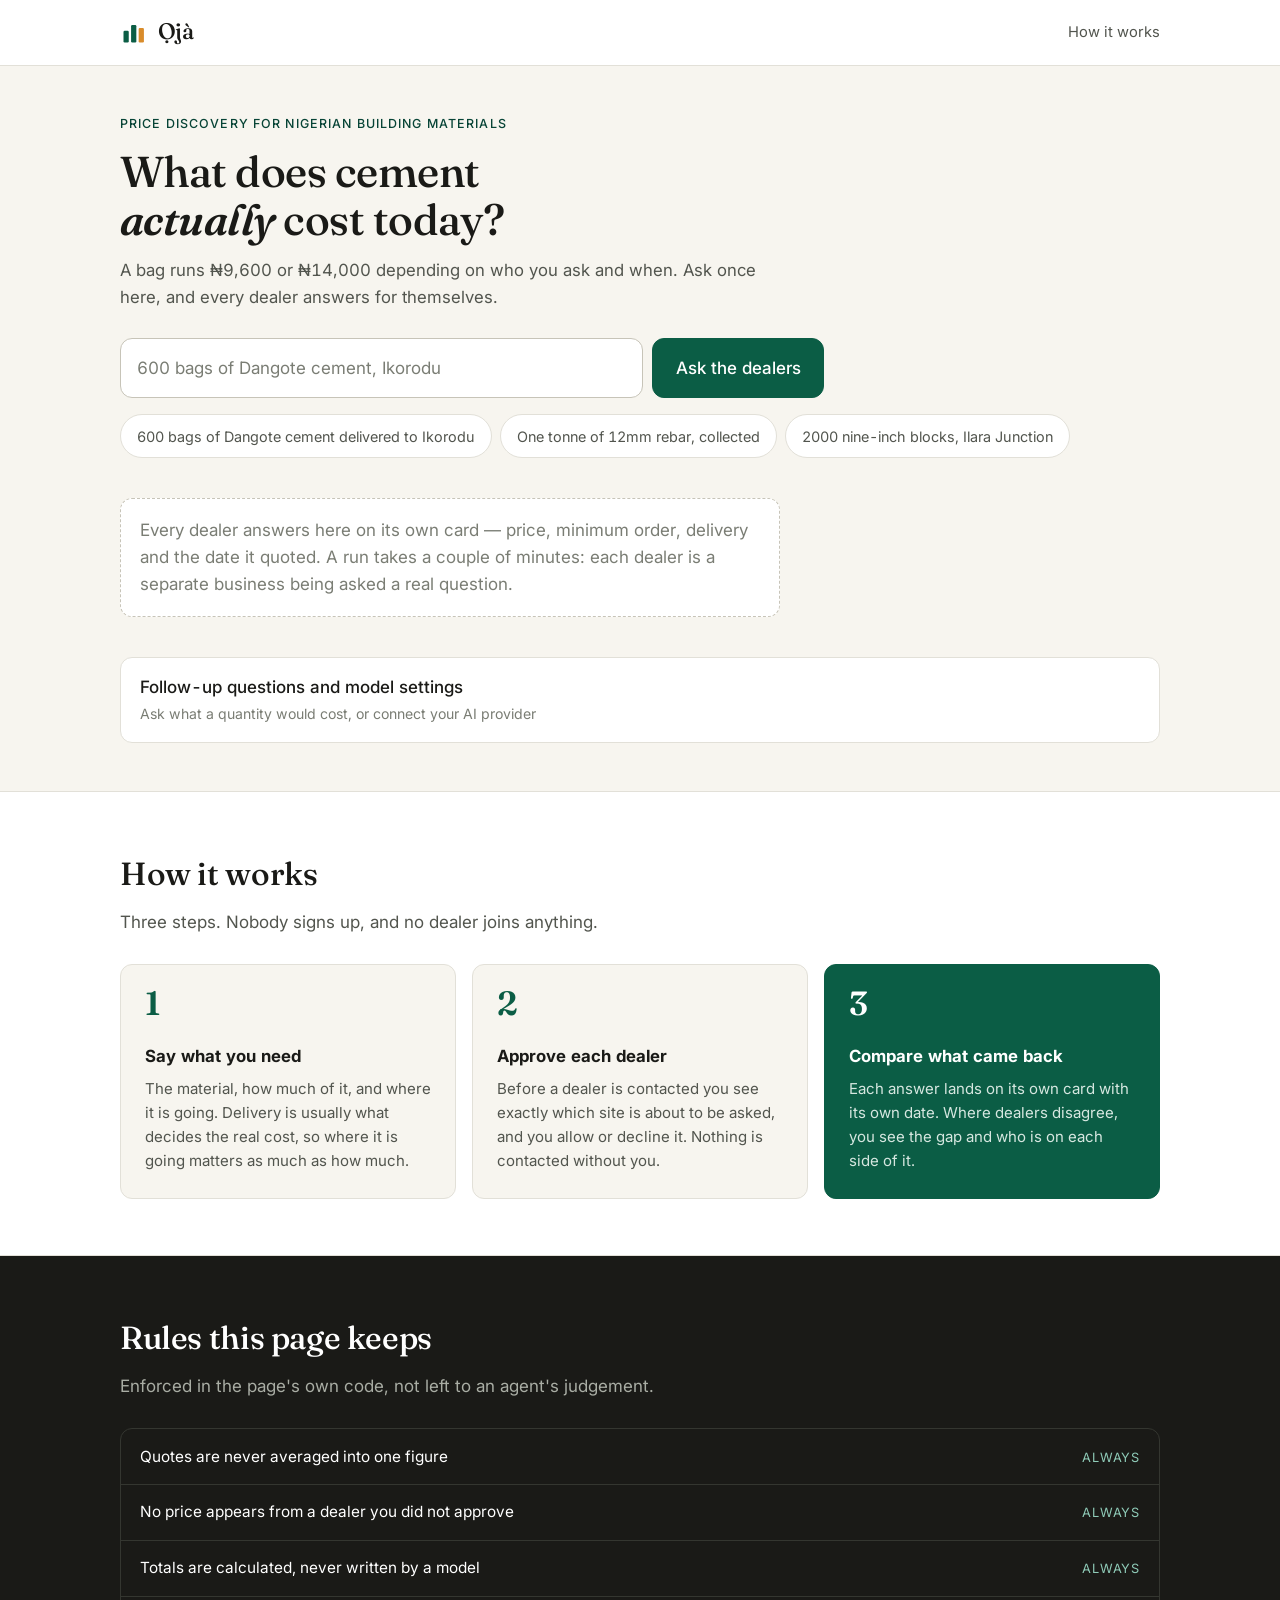
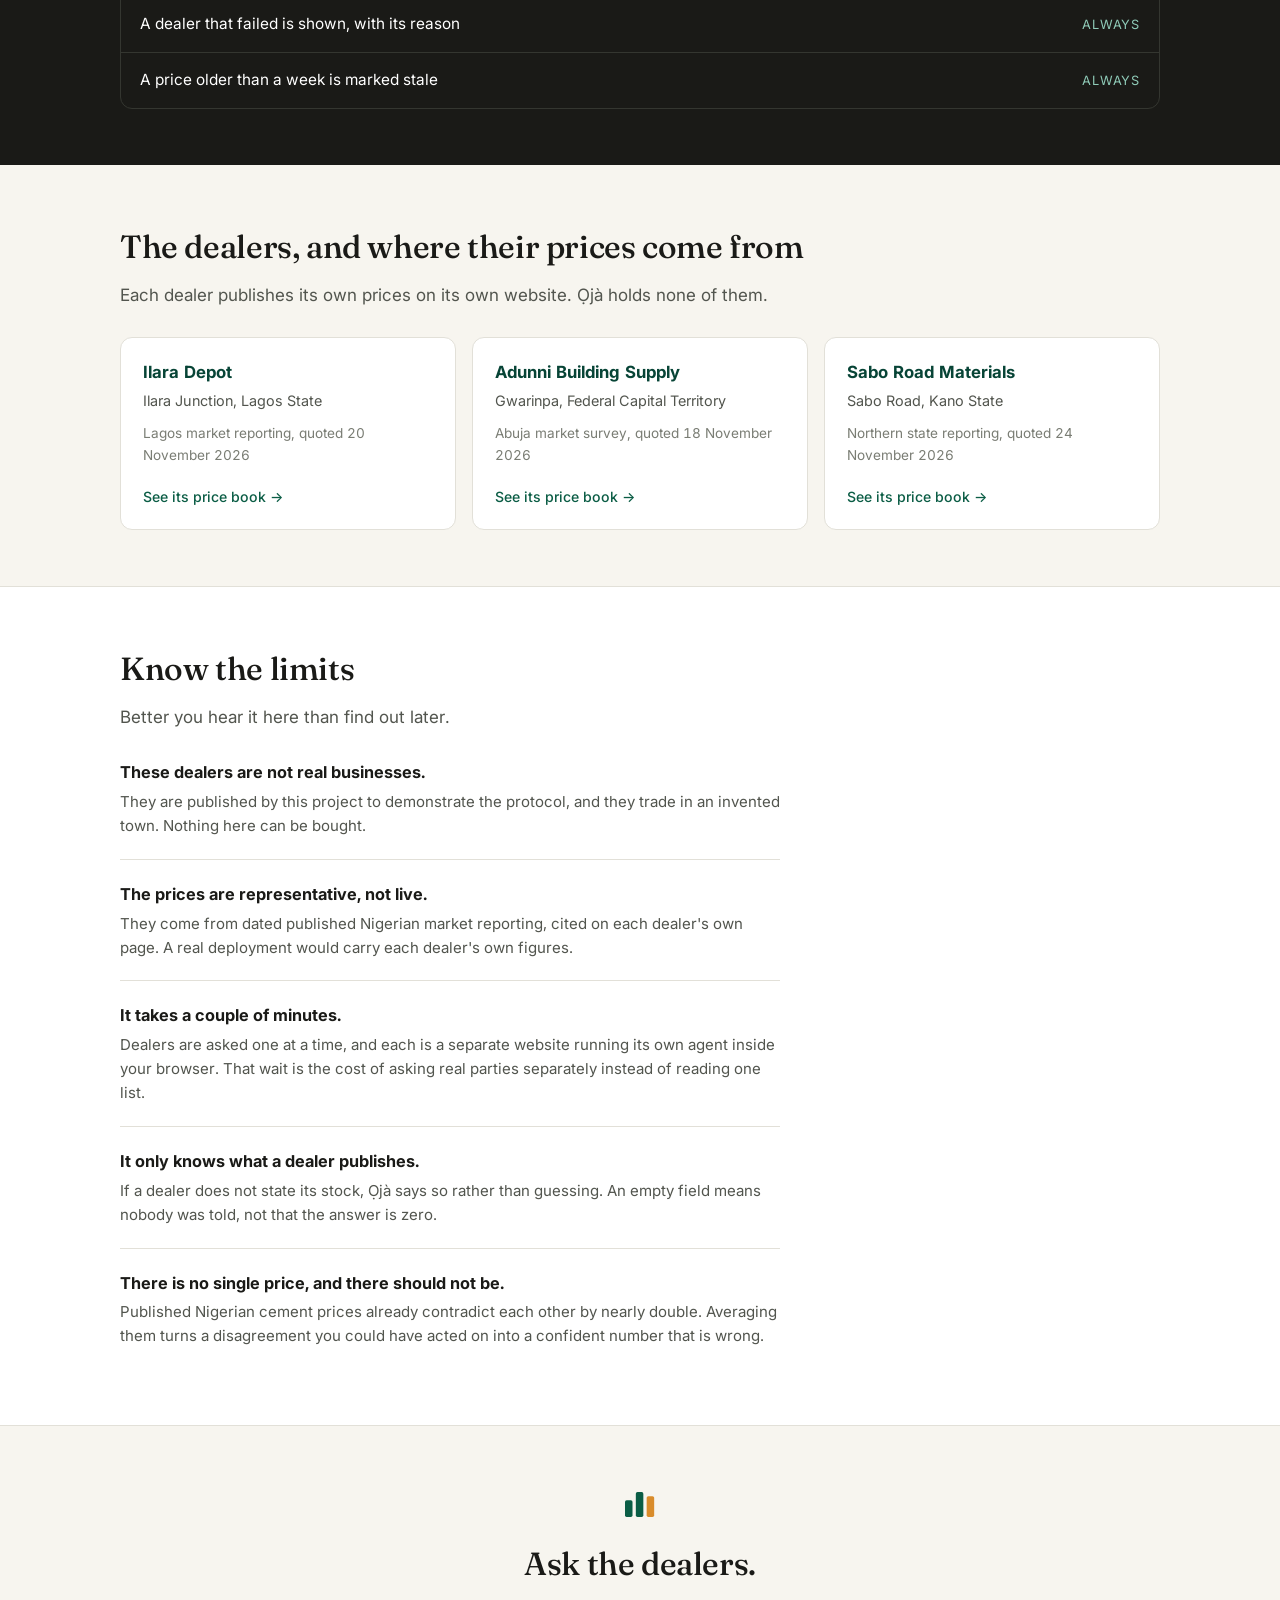
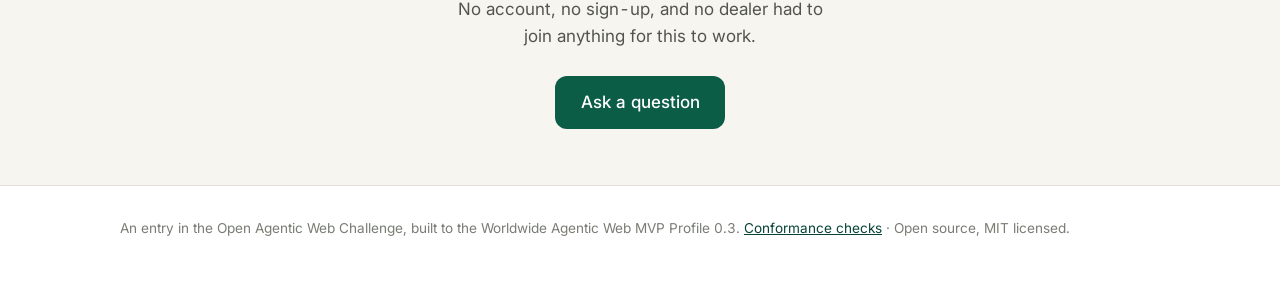
<file: index.html>
<!DOCTYPE html>
<html lang="en">
  <head>
    <meta charset="utf-8" />
    <meta name="viewport" content="width=device-width, initial-scale=1" />
    <title>Ọjà — what building materials actually cost this week</title>
    <meta
      name="description"
      content="Ask several independent Nigerian building-materials dealers for a quote at once. Every answer stays separate, dated and attributed."
    />
    <link rel="icon" href="favicon.svg" type="image/svg+xml" />
    <link rel="preconnect" href="https://fonts.googleapis.com" />
    <link rel="preconnect" href="https://fonts.gstatic.com" crossorigin />
    <link
      rel="stylesheet"
      href="https://fonts.googleapis.com/css2?family=Fraunces:opsz,wght@9..144,500;9..144,600&family=Inter:wght@400;500;600&display=swap"
    />
    <link rel="stylesheet" href="styles.css" />
    <script type="module" src="site.js"></script>
  </head>
  <body>
    <header class="masthead">
      <div class="wrap masthead-inner">
        <a class="brand" href="./" aria-label="Ọjà, home">
          <svg class="mark" viewBox="0 0 48 48" aria-hidden="true">
            <rect x="6" y="22" width="9" height="20" rx="2" />
            <rect x="19" y="12" width="9" height="30" rx="2" />
            <rect class="mark-accent" x="32" y="17" width="9" height="25" rx="2" />
          </svg>
          <span class="wordmark">Ọjà</span>
        </a>
        <a class="masthead-link" href="#how">How it works</a>
      </div>
    </header>

    <main>
      <section class="hero">
        <div class="wrap">
          <p class="eyebrow">Price discovery for Nigerian building materials</p>
          <h1>What does cement <em>actually</em> cost today?</h1>
          <p class="lede">
            A bag runs ₦9,600 or ₦14,000 depending on who you ask and when. Ask once here,
            and every dealer answers for themselves.
          </p>

          <form id="ask-form" class="ask-form">
            <label for="ask-input" class="visually-hidden">What do you need?</label>
            <input
              id="ask-input"
              name="ask"
              type="text"
              autocomplete="off"
              enterkeyhint="send"
              placeholder="600 bags of Dangote cement, Ikorodu"
            />
            <button type="submit">Ask the dealers</button>
          </form>

          <ul class="examples" aria-label="Try one of these">
            <li><button type="button" class="example">600 bags of Dangote cement delivered to Ikorodu</button></li>
            <li><button type="button" class="example">One tonne of 12mm rebar, collected</button></li>
            <li><button type="button" class="example">2000 nine-inch blocks, Ilara Junction</button></li>
          </ul>
        </div>
      </section>

      <section class="board-section">
        <div class="wrap">
          <p id="board-empty" class="board-empty">
            Every dealer answers here on its own card — price, minimum order, delivery and the
            date it quoted. A run takes a couple of minutes: each dealer is a separate
            business being asked a real question.
          </p>
          <div id="board"></div>
          <p id="board-status" class="visually-hidden" role="status" aria-live="polite"></p>
        </div>
      </section>

      <section class="panel-section">
        <div class="wrap">
          <details id="assistant-details">
            <summary>
              <span class="summary-title">Follow-up questions and model settings</span>
              <span class="summary-hint">Ask what a quantity would cost, or connect your AI provider</span>
            </summary>
            <div id="app"></div>
          </details>
        </div>
      </section>

      <section class="how" id="how">
        <div class="wrap">
          <h2>How it works</h2>
          <p class="section-lede">Three steps. Nobody signs up, and no dealer joins anything.</p>
          <ol class="steps">
            <li class="step">
              <span class="step-number">1</span>
              <h3>Say what you need</h3>
              <p>
                The material, how much of it, and where it is going. Delivery is usually what
                decides the real cost, so where it is going matters as much as how much.
              </p>
            </li>
            <li class="step">
              <span class="step-number">2</span>
              <h3>Approve each dealer</h3>
              <p>
                Before a dealer is contacted you see exactly which site is about to be asked,
                and you allow or decline it. Nothing is contacted without you.
              </p>
            </li>
            <li class="step step-last">
              <span class="step-number">3</span>
              <h3>Compare what came back</h3>
              <p>
                Each answer lands on its own card with its own date. Where dealers disagree,
                you see the gap and who is on each side of it.
              </p>
            </li>
          </ol>
        </div>
      </section>

      <section class="rules">
        <div class="wrap">
          <h2>Rules this page keeps</h2>
          <p class="section-lede section-lede-dark">
            Enforced in the page's own code, not left to an agent's judgement.
          </p>
          <dl class="rules-list">
            <div class="rule">
              <dt>Quotes are never averaged into one figure</dt>
              <dd>always</dd>
            </div>
            <div class="rule">
              <dt>No price appears from a dealer you did not approve</dt>
              <dd>always</dd>
            </div>
            <div class="rule">
              <dt>Totals are calculated, never written by a model</dt>
              <dd>always</dd>
            </div>
            <div class="rule">
              <dt>A dealer that failed is shown, with its reason</dt>
              <dd>always</dd>
            </div>
            <div class="rule">
              <dt>A price older than a week is marked stale</dt>
              <dd>always</dd>
            </div>
          </dl>
        </div>
      </section>

      <section class="dealers-section">
        <div class="wrap">
          <h2>The dealers, and where their prices come from</h2>
          <p class="section-lede">
            Each dealer publishes its own prices on its own website. Ọjà holds none of them.
          </p>
          <div class="dealer-cards">
            <a class="dealer-card" href="https://oja-ilara-depot.pages.dev/">
              <h3>Ilara Depot</h3>
              <p class="dealer-place">Ilara Junction, Lagos State</p>
              <p class="dealer-note">Lagos market reporting, quoted 20 November 2026</p>
              <span class="dealer-go">See its price book</span>
            </a>
            <a class="dealer-card" href="https://oja-adunni-supply.pages.dev/">
              <h3>Adunni Building Supply</h3>
              <p class="dealer-place">Gwarinpa, Federal Capital Territory</p>
              <p class="dealer-note">Abuja market survey, quoted 18 November 2026</p>
              <span class="dealer-go">See its price book</span>
            </a>
            <a class="dealer-card" href="https://oja-sabo-road.pages.dev/">
              <h3>Sabo Road Materials</h3>
              <p class="dealer-place">Sabo Road, Kano State</p>
              <p class="dealer-note">Northern state reporting, quoted 24 November 2026</p>
              <span class="dealer-go">See its price book</span>
            </a>
          </div>
        </div>
      </section>

      <section class="limits">
        <div class="wrap">
          <h2>Know the limits</h2>
          <p class="section-lede">Better you hear it here than find out later.</p>
          <div class="limit">
            <h3>These dealers are not real businesses.</h3>
            <p>
              They are published by this project to demonstrate the protocol, and they trade in
              an invented town. Nothing here can be bought.
            </p>
          </div>
          <div class="limit">
            <h3>The prices are representative, not live.</h3>
            <p>
              They come from dated published Nigerian market reporting, cited on each dealer's
              own page. A real deployment would carry each dealer's own figures.
            </p>
          </div>
          <div class="limit">
            <h3>It takes a couple of minutes.</h3>
            <p>
              Dealers are asked one at a time, and each is a separate website running its own
              agent inside your browser. That wait is the cost of asking real parties
              separately instead of reading one list.
            </p>
          </div>
          <div class="limit">
            <h3>It only knows what a dealer publishes.</h3>
            <p>
              If a dealer does not state its stock, Ọjà says so rather than guessing. An empty
              field means nobody was told, not that the answer is zero.
            </p>
          </div>
          <div class="limit">
            <h3>There is no single price, and there should not be.</h3>
            <p>
              Published Nigerian cement prices already contradict each other by nearly double.
              Averaging them turns a disagreement you could have acted on into a confident
              number that is wrong.
            </p>
          </div>
        </div>
      </section>

      <section class="closing">
        <div class="wrap">
          <svg class="mark mark-lg" viewBox="0 0 48 48" aria-hidden="true">
            <rect x="6" y="22" width="9" height="20" rx="2" />
            <rect x="19" y="12" width="9" height="30" rx="2" />
            <rect class="mark-accent" x="32" y="17" width="9" height="25" rx="2" />
          </svg>
          <h2>Ask the dealers.</h2>
          <p>No account, no sign-up, and no dealer had to join anything for this to work.</p>
          <a class="closing-cta" href="#ask-input">Ask a question</a>
        </div>
      </section>
    </main>

    <footer>
      <div class="wrap">
        <p class="colophon">
          An entry in the Open Agentic Web Challenge, built to the Worldwide Agentic Web MVP
          Profile 0.3. <a href="./checks/">Conformance checks</a> · Open source, MIT licensed.
        </p>
      </div>
    </footer>
  </body>
</html>
</file>
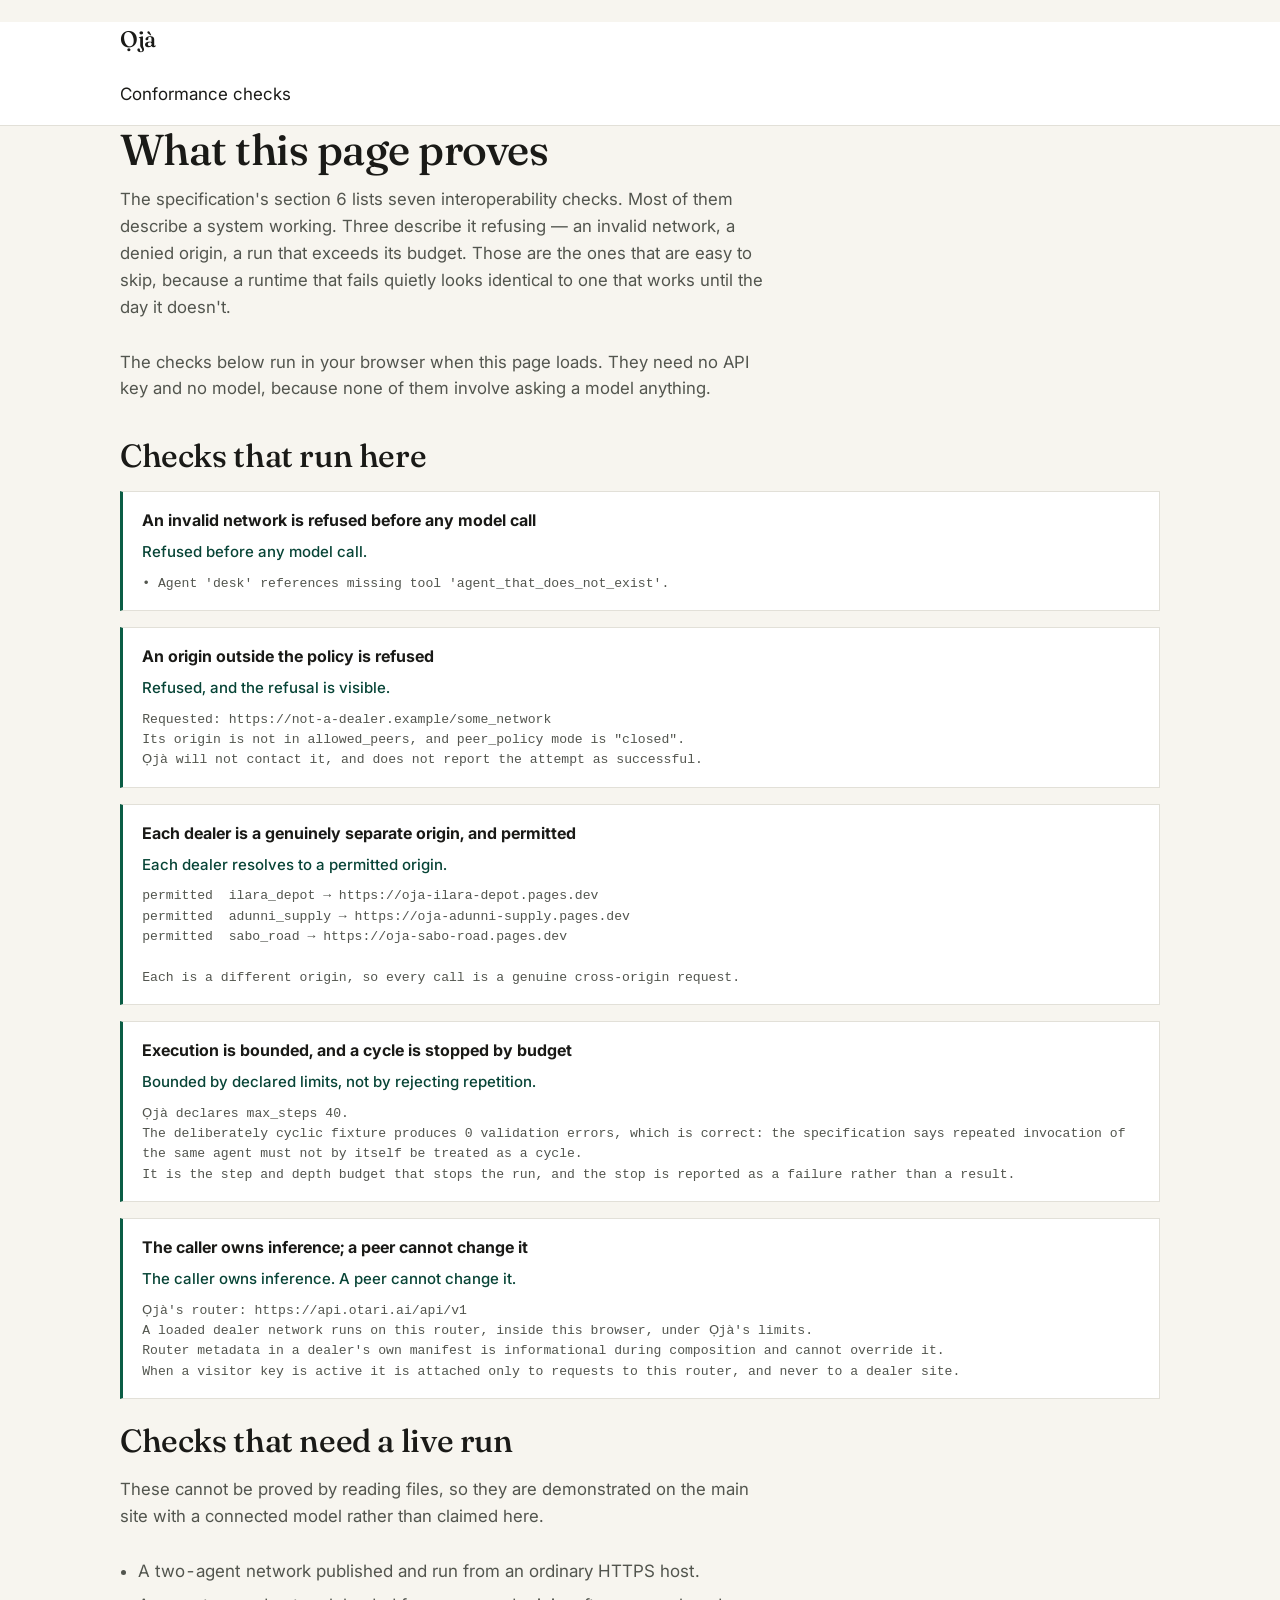
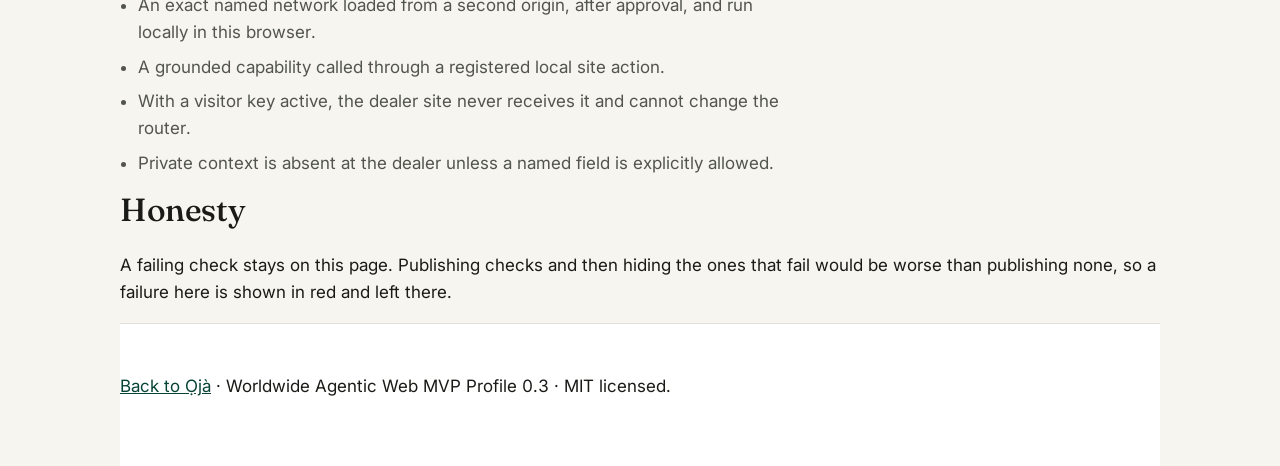
<file: checks/index.html>
<!DOCTYPE html>
<html lang="en">
  <head>
    <meta charset="utf-8" />
    <meta name="viewport" content="width=device-width, initial-scale=1" />
    <title>Ọjà — conformance checks</title>
    <meta
      name="description"
      content="Ọjà's conformance against the Worldwide Agentic Web MVP Profile 0.3, including the checks about refusing: an invalid network, a denied origin, and a bounded run."
    />
    <link rel="icon" href="../favicon.svg" type="image/svg+xml" />
    <link rel="preconnect" href="https://fonts.googleapis.com" />
    <link rel="preconnect" href="https://fonts.gstatic.com" crossorigin />
    <link
      rel="stylesheet"
      href="https://fonts.googleapis.com/css2?family=Fraunces:opsz,wght@9..144,500&family=Inter:wght@400;500;600&display=swap"
    />
    <link rel="stylesheet" href="../styles.css" />
    <link rel="stylesheet" href="checks.css" />
    <script type="module" src="checks.js"></script>
  </head>
  <body>
    <header class="masthead">
      <div class="wrap">
        <p class="wordmark">Ọjà</p>
        <p class="tagline">Conformance checks</p>
      </div>
    </header>

    <main class="wrap">
      <section>
        <h1>What this page proves</h1>
        <p class="lede">
          The specification's section 6 lists seven interoperability checks. Most of them
          describe a system working. Three describe it refusing — an invalid network, a
          denied origin, a run that exceeds its budget. Those are the ones that are easy to
          skip, because a runtime that fails quietly looks identical to one that works until
          the day it doesn't.
        </p>
        <p class="lede">
          The checks below run in your browser when this page loads. They need no API key
          and no model, because none of them involve asking a model anything.
        </p>
      </section>

      <section>
        <h2>Checks that run here</h2>

        <article class="check" id="invalid-network">
          <h3>An invalid network is refused before any model call</h3>
          <p class="check-summary">Running…</p>
          <pre class="check-detail"></pre>
        </article>

        <article class="check" id="denied-origin">
          <h3>An origin outside the policy is refused</h3>
          <p class="check-summary">Running…</p>
          <pre class="check-detail"></pre>
        </article>

        <article class="check" id="allowed-origin">
          <h3>Each dealer is a genuinely separate origin, and permitted</h3>
          <p class="check-summary">Running…</p>
          <pre class="check-detail"></pre>
        </article>

        <article class="check" id="bounded-execution">
          <h3>Execution is bounded, and a cycle is stopped by budget</h3>
          <p class="check-summary">Running…</p>
          <pre class="check-detail"></pre>
        </article>

        <article class="check" id="router-ownership">
          <h3>The caller owns inference; a peer cannot change it</h3>
          <p class="check-summary">Running…</p>
          <pre class="check-detail"></pre>
        </article>
      </section>

      <section>
        <h2>Checks that need a live run</h2>
        <p class="lede">
          These cannot be proved by reading files, so they are demonstrated on the main
          site with a connected model rather than claimed here.
        </p>
        <ul class="pending">
          <li>A two-agent network published and run from an ordinary HTTPS host.</li>
          <li>
            An exact named network loaded from a second origin, after approval, and run
            locally in this browser.
          </li>
          <li>A grounded capability called through a registered local site action.</li>
          <li>
            With a visitor key active, the dealer site never receives it and cannot change
            the router.
          </li>
          <li>
            Private context is absent at the dealer unless a named field is explicitly
            allowed.
          </li>
        </ul>
      </section>

      <section class="disclosure">
        <h2>Honesty</h2>
        <p>
          A failing check stays on this page. Publishing checks and then hiding the ones
          that fail would be worse than publishing none, so a failure here is shown in red
          and left there.
        </p>
      </section>
    </main>

    <footer class="wrap">
      <p>
        <a href="../">Back to Ọjà</a> · Worldwide Agentic Web MVP Profile 0.3 · MIT licensed.
      </p>
    </footer>
  </body>
</html>
</file>
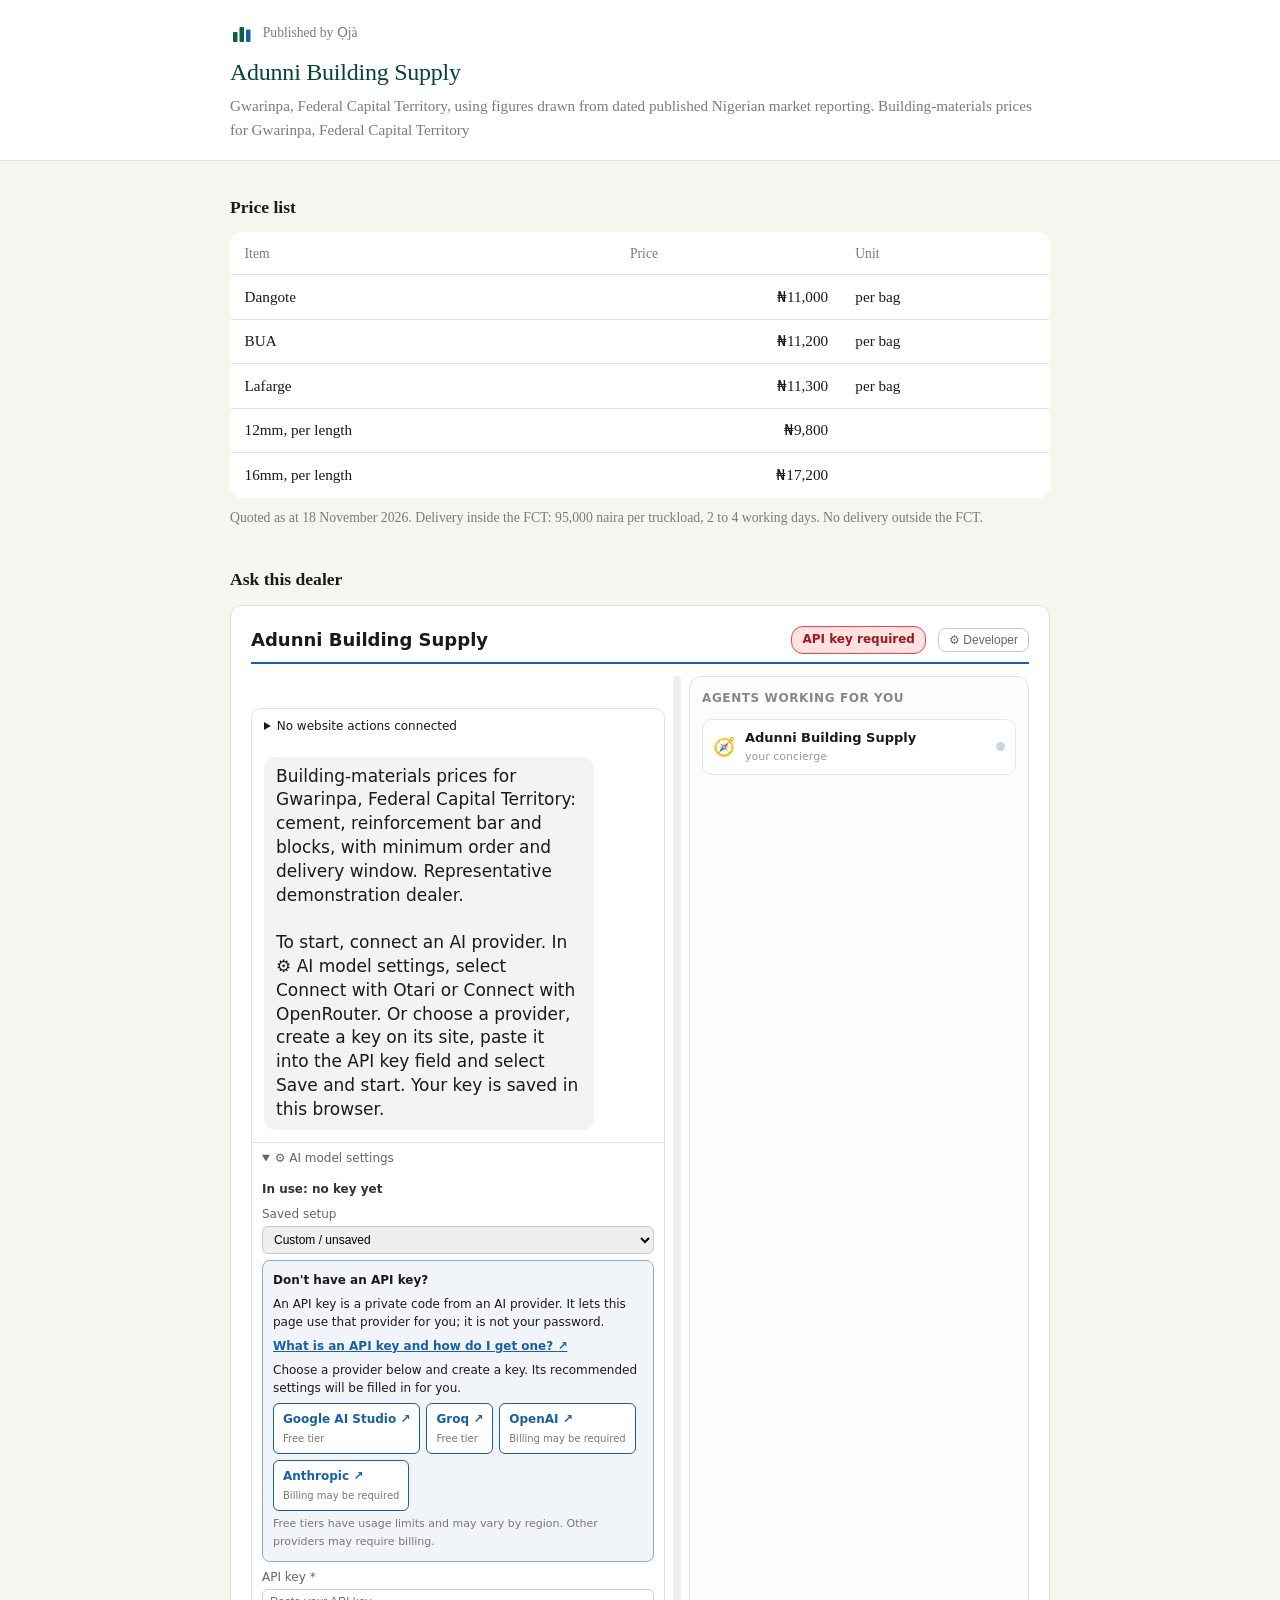
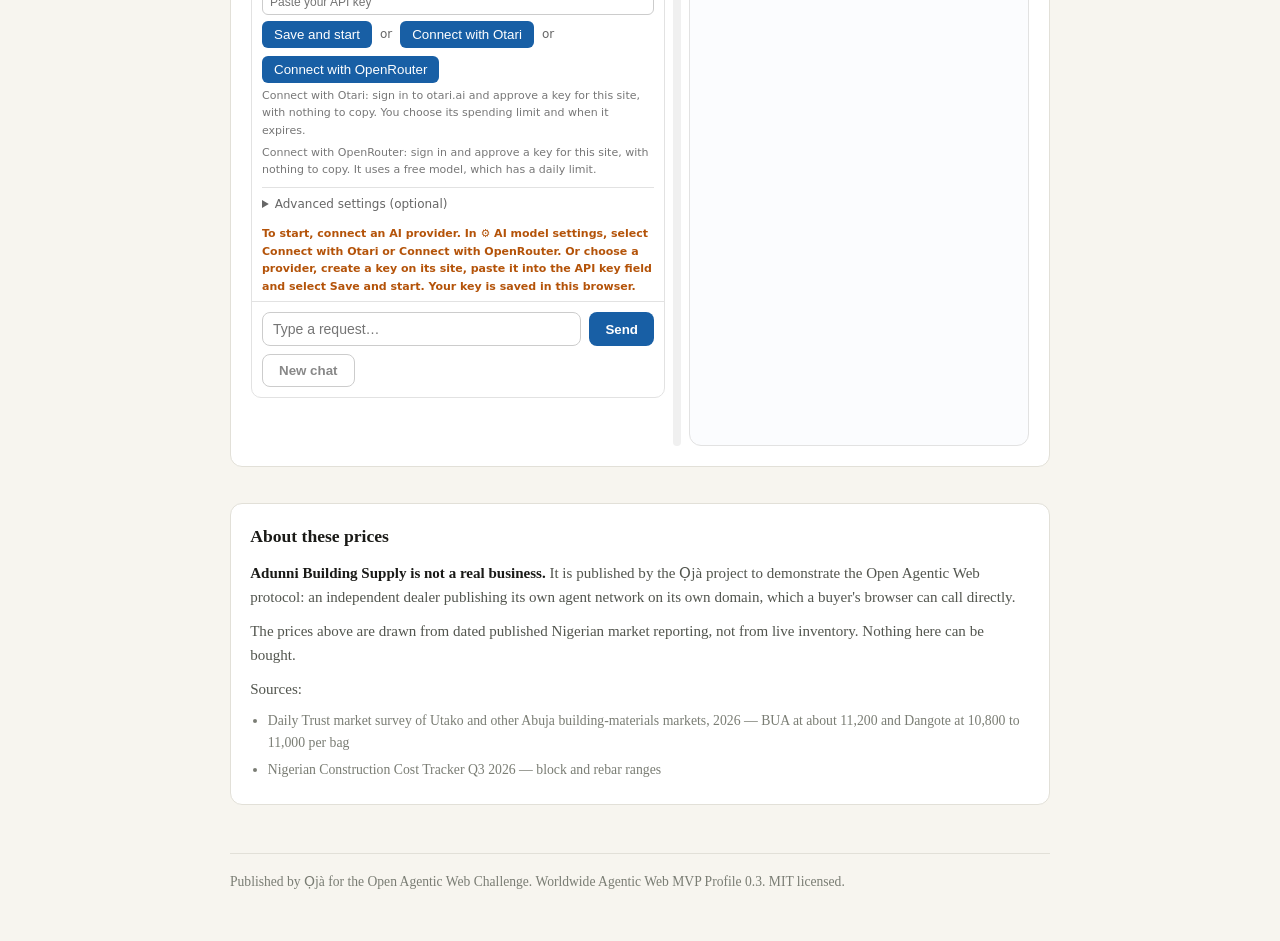
<file: dealers/adunni-supply/index.html>
<!DOCTYPE html>
<html lang="en">
  <head>
    <meta charset="utf-8" />
    <meta name="viewport" content="width=device-width, initial-scale=1" />
    <title>Adunni Building Supply — building materials, Gwarinpa, Federal Capital Territory, using figures drawn from dated published Nigerian market reporting. Building-materials prices for Gwarinpa, Federal Capital Territory</title>
    <meta name="description" content="Adunni Building Supply: cement, reinforcement bar and blocks for Gwarinpa, Federal Capital Territory, using figures drawn from dated published Nigerian market reporting. Building-materials prices for Gwarinpa, Federal Capital Territory. A representative demonstration dealer published by the Ọjà project." />
    <link rel="icon" href="favicon.svg" type="image/svg+xml" />
    <link rel="preconnect" href="https://fonts.googleapis.com" />
    <link rel="preconnect" href="https://fonts.gstatic.com" crossorigin />
    <link
      rel="stylesheet"
      href="https://fonts.googleapis.com/css2?family=Fraunces:opsz,wght@9..144,500&family=Inter:wght@400;500;600&display=swap"
    />
    <link rel="stylesheet" href="styles.css" />
    <script type="module" src="site.js"></script>
  </head>
  <body>
    <header>
      <div class="wrap">
        <a class="brand" href="../../" aria-label="Published by Ọjà">
          <svg class="mark" viewBox="0 0 48 48" aria-hidden="true">
            <rect x="6" y="22" width="9" height="20" rx="2"/><rect x="19" y="12" width="9" height="30" rx="2"/>
            <rect class="mark-accent" x="32" y="17" width="9" height="25" rx="2"/>
          </svg>
          <span style="font-size:.85rem;color:var(--ink-faint)">Published by Ọjà</span>
        </a>
        <h1>Adunni Building Supply</h1>
        <p class="place">Gwarinpa, Federal Capital Territory, using figures drawn from dated published Nigerian market reporting. Building-materials prices for Gwarinpa, Federal Capital Territory</p>
      </div>
    </header>

    <main class="wrap">
      <section>
        <h2>Price list</h2>
        <table>
          <thead><tr><th scope="col">Item</th><th scope="col">Price</th><th scope="col">Unit</th></tr></thead>
          <tbody>
          <tr><td>Dangote</td><td class="num">₦11,000</td><td>per bag</td></tr>
          <tr><td>BUA</td><td class="num">₦11,200</td><td>per bag</td></tr>
          <tr><td>Lafarge</td><td class="num">₦11,300</td><td>per bag</td></tr>
          <tr><td>12mm, per length</td><td class="num">₦9,800</td><td></td></tr>
          <tr><td>16mm, per length</td><td class="num">₦17,200</td><td></td></tr>
          </tbody>
        </table>
        <p class="asof">Quoted as at 18 November 2026. Delivery inside the FCT: 95,000 naira per truckload, 2 to 4 working days. No delivery outside the FCT.</p>
      </section>

      <section>
        <h2>Ask this dealer</h2>
        <div id="app"></div>
      </section>

      <section class="note">
        <h2>About these prices</h2>
        <p><strong>Adunni Building Supply is not a real business.</strong> It is published by the Ọjà project to demonstrate the Open Agentic Web protocol: an independent dealer publishing its own agent network on its own domain, which a buyer's browser can call directly.</p>
        <p>The prices above are drawn from dated published Nigerian market reporting, not from live inventory. Nothing here can be bought.</p>
        <p>Sources:</p>
        <ul class="src">
            <li>Daily Trust market survey of Utako and other Abuja building-materials markets, 2026 — BUA at about 11,200 and Dangote at 10,800 to 11,000 per bag</li>
            <li>Nigerian Construction Cost Tracker Q3 2026 — block and rebar ranges</li>
        </ul>
      </section>
    </main>

    <footer class="wrap">
      <p>Published by Ọjà for the Open Agentic Web Challenge. Worldwide Agentic Web MVP Profile 0.3. MIT licensed.</p>
    </footer>
  </body>
</html>
</file>
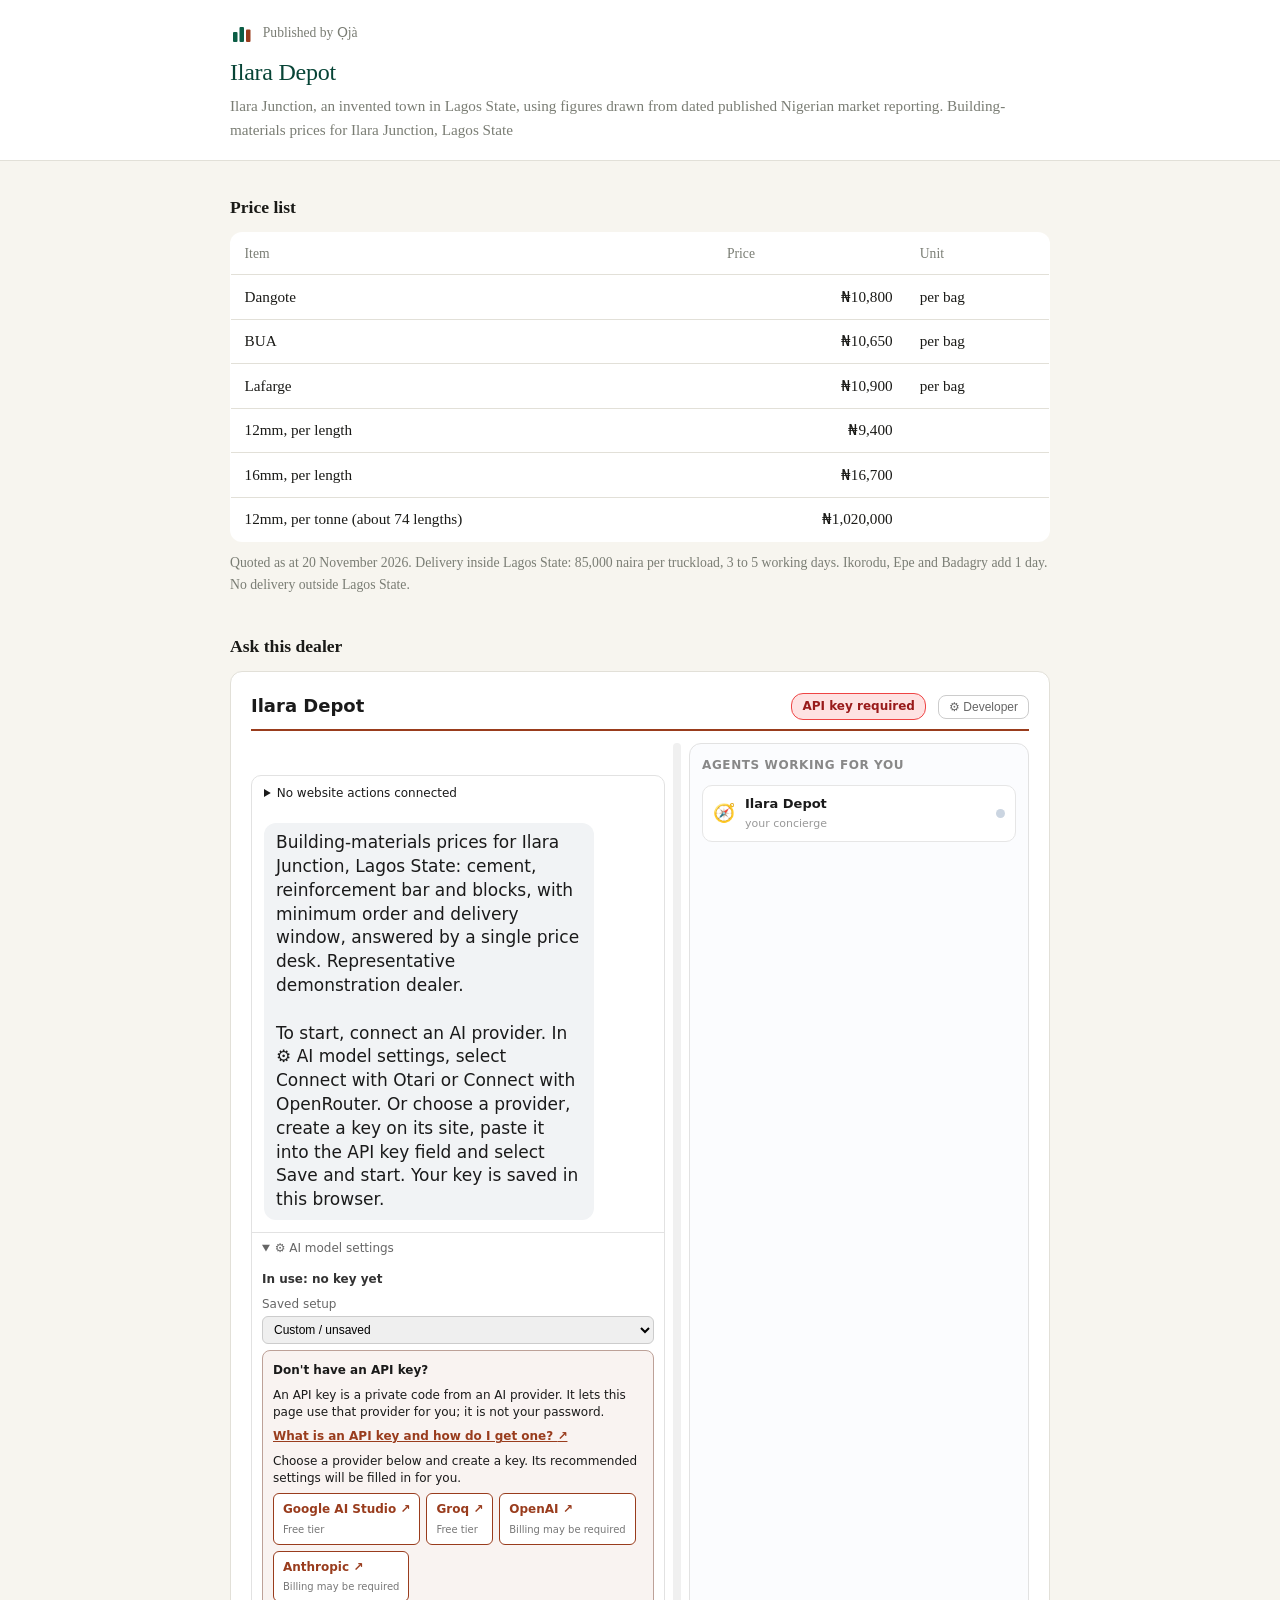
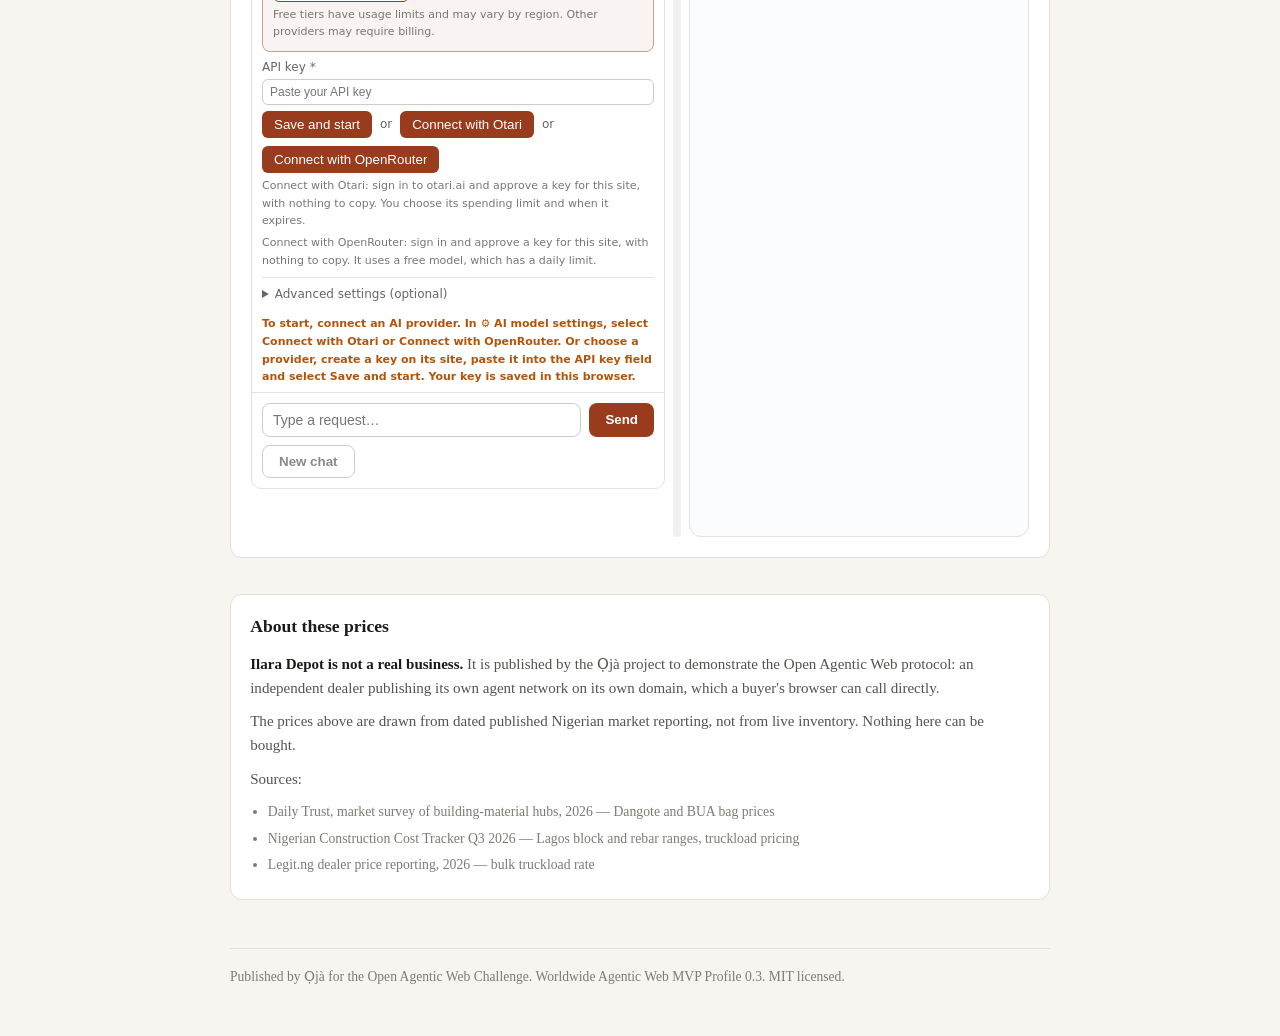
<file: dealers/ilara-depot/index.html>
<!DOCTYPE html>
<html lang="en">
  <head>
    <meta charset="utf-8" />
    <meta name="viewport" content="width=device-width, initial-scale=1" />
    <title>Ilara Depot — building materials, Ilara Junction, an invented town in Lagos State, using figures drawn from dated published Nigerian market reporting. Building-materials prices for Ilara Junction, Lagos State</title>
    <meta name="description" content="Ilara Depot: cement, reinforcement bar and blocks for Ilara Junction, an invented town in Lagos State, using figures drawn from dated published Nigerian market reporting. Building-materials prices for Ilara Junction, Lagos State. A representative demonstration dealer published by the Ọjà project." />
    <link rel="icon" href="favicon.svg" type="image/svg+xml" />
    <link rel="preconnect" href="https://fonts.googleapis.com" />
    <link rel="preconnect" href="https://fonts.gstatic.com" crossorigin />
    <link
      rel="stylesheet"
      href="https://fonts.googleapis.com/css2?family=Fraunces:opsz,wght@9..144,500&family=Inter:wght@400;500;600&display=swap"
    />
    <link rel="stylesheet" href="styles.css" />
    <script type="module" src="site.js"></script>
  </head>
  <body>
    <header>
      <div class="wrap">
        <a class="brand" href="../../" aria-label="Published by Ọjà">
          <svg class="mark" viewBox="0 0 48 48" aria-hidden="true">
            <rect x="6" y="22" width="9" height="20" rx="2"/><rect x="19" y="12" width="9" height="30" rx="2"/>
            <rect class="mark-accent" x="32" y="17" width="9" height="25" rx="2"/>
          </svg>
          <span style="font-size:.85rem;color:var(--ink-faint)">Published by Ọjà</span>
        </a>
        <h1>Ilara Depot</h1>
        <p class="place">Ilara Junction, an invented town in Lagos State, using figures drawn from dated published Nigerian market reporting. Building-materials prices for Ilara Junction, Lagos State</p>
      </div>
    </header>

    <main class="wrap">
      <section>
        <h2>Price list</h2>
        <table>
          <thead><tr><th scope="col">Item</th><th scope="col">Price</th><th scope="col">Unit</th></tr></thead>
          <tbody>
          <tr><td>Dangote</td><td class="num">₦10,800</td><td>per bag</td></tr>
          <tr><td>BUA</td><td class="num">₦10,650</td><td>per bag</td></tr>
          <tr><td>Lafarge</td><td class="num">₦10,900</td><td>per bag</td></tr>
          <tr><td>12mm, per length</td><td class="num">₦9,400</td><td></td></tr>
          <tr><td>16mm, per length</td><td class="num">₦16,700</td><td></td></tr>
          <tr><td>12mm, per tonne (about 74 lengths)</td><td class="num">₦1,020,000</td><td></td></tr>
          </tbody>
        </table>
        <p class="asof">Quoted as at 20 November 2026. Delivery inside Lagos State: 85,000 naira per truckload, 3 to 5 working days. Ikorodu, Epe and Badagry add 1 day. No delivery outside Lagos State.</p>
      </section>

      <section>
        <h2>Ask this dealer</h2>
        <div id="app"></div>
      </section>

      <section class="note">
        <h2>About these prices</h2>
        <p><strong>Ilara Depot is not a real business.</strong> It is published by the Ọjà project to demonstrate the Open Agentic Web protocol: an independent dealer publishing its own agent network on its own domain, which a buyer's browser can call directly.</p>
        <p>The prices above are drawn from dated published Nigerian market reporting, not from live inventory. Nothing here can be bought.</p>
        <p>Sources:</p>
        <ul class="src">
            <li>Daily Trust, market survey of building-material hubs, 2026 — Dangote and BUA bag prices</li>
            <li>Nigerian Construction Cost Tracker Q3 2026 — Lagos block and rebar ranges, truckload pricing</li>
            <li>Legit.ng dealer price reporting, 2026 — bulk truckload rate</li>
        </ul>
      </section>
    </main>

    <footer class="wrap">
      <p>Published by Ọjà for the Open Agentic Web Challenge. Worldwide Agentic Web MVP Profile 0.3. MIT licensed.</p>
    </footer>
  </body>
</html>
</file>
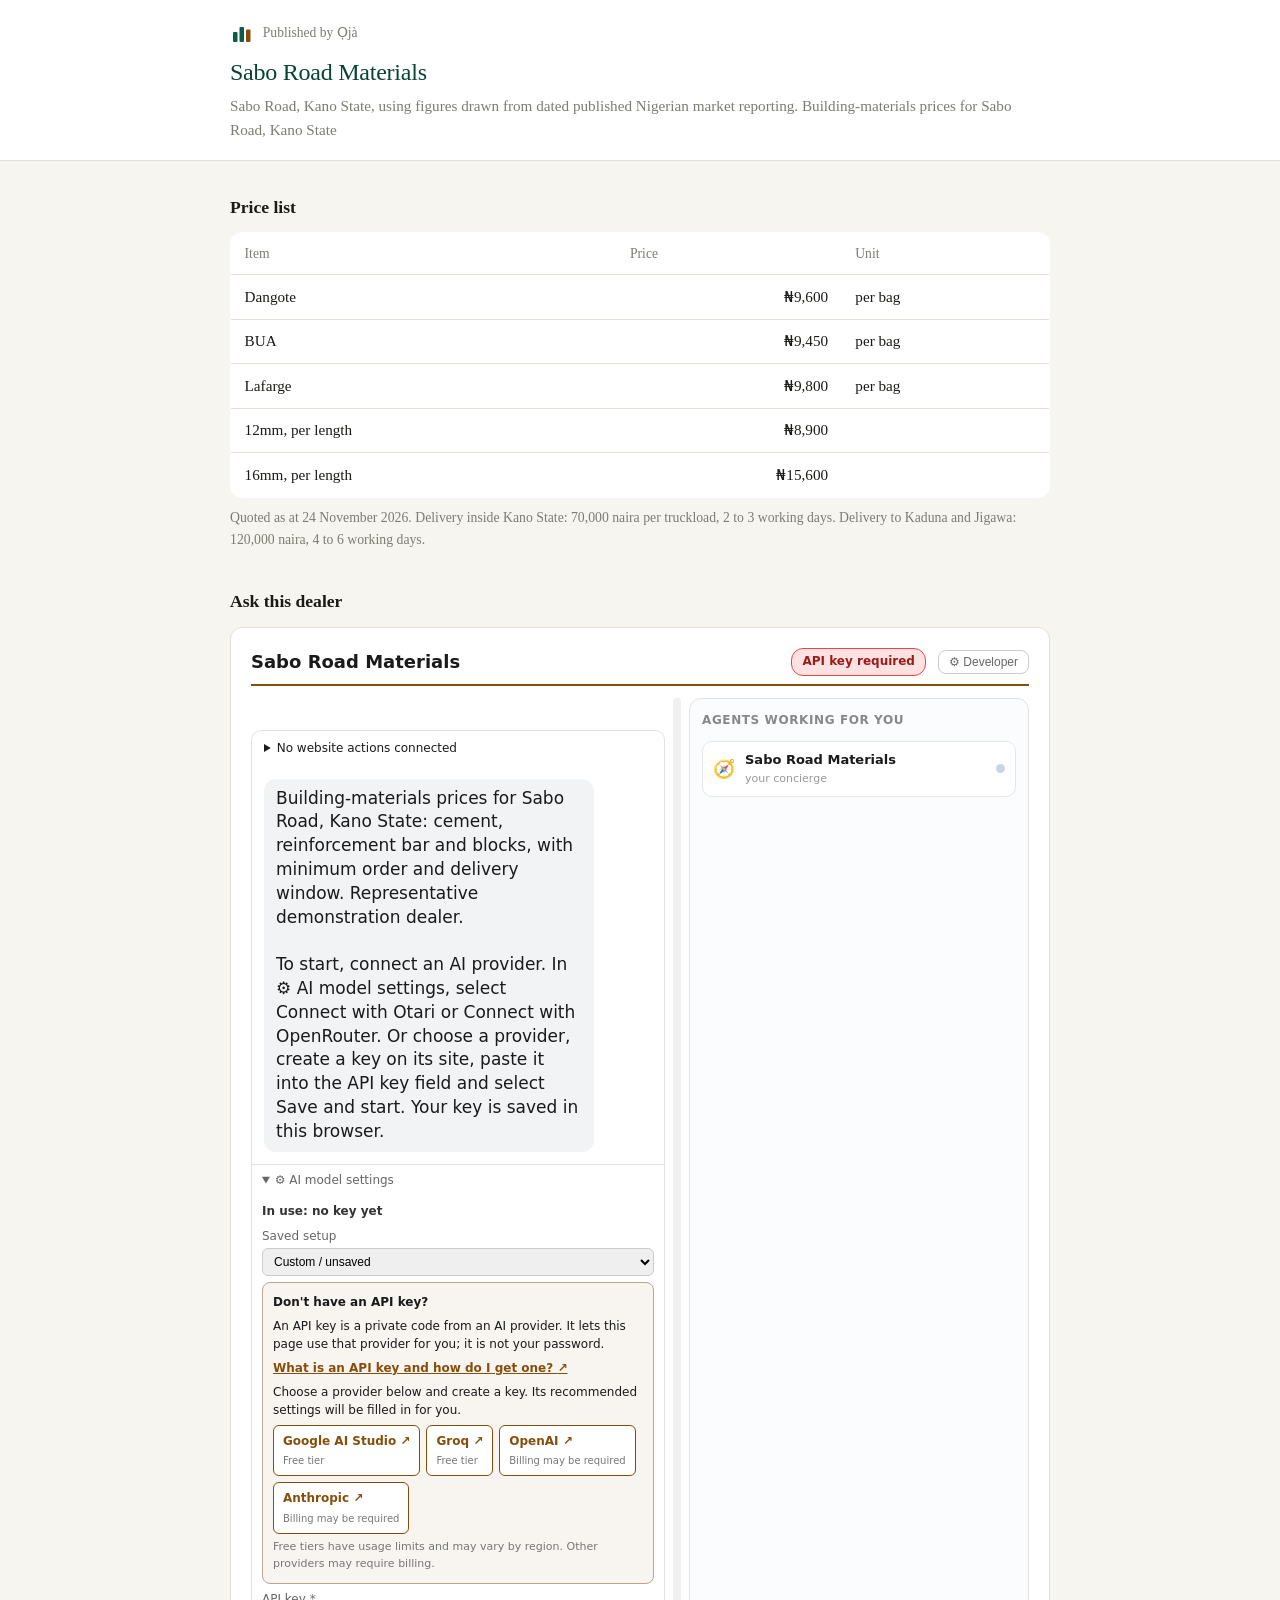
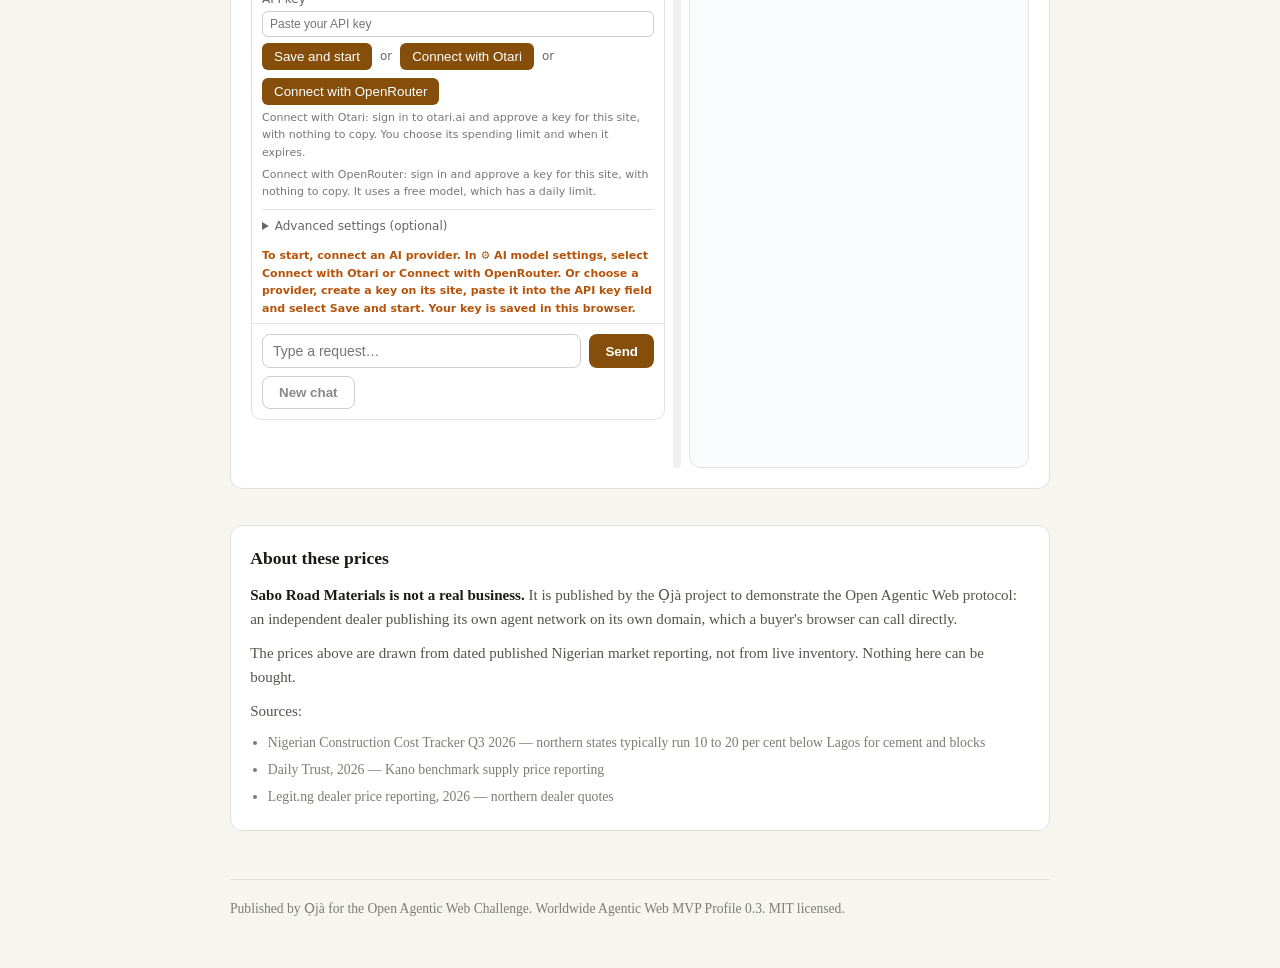
<file: dealers/sabo-road-materials/index.html>
<!DOCTYPE html>
<html lang="en">
  <head>
    <meta charset="utf-8" />
    <meta name="viewport" content="width=device-width, initial-scale=1" />
    <title>Sabo Road Materials — building materials, Sabo Road, Kano State, using figures drawn from dated published Nigerian market reporting. Building-materials prices for Sabo Road, Kano State</title>
    <meta name="description" content="Sabo Road Materials: cement, reinforcement bar and blocks for Sabo Road, Kano State, using figures drawn from dated published Nigerian market reporting. Building-materials prices for Sabo Road, Kano State. A representative demonstration dealer published by the Ọjà project." />
    <link rel="icon" href="favicon.svg" type="image/svg+xml" />
    <link rel="preconnect" href="https://fonts.googleapis.com" />
    <link rel="preconnect" href="https://fonts.gstatic.com" crossorigin />
    <link
      rel="stylesheet"
      href="https://fonts.googleapis.com/css2?family=Fraunces:opsz,wght@9..144,500&family=Inter:wght@400;500;600&display=swap"
    />
    <link rel="stylesheet" href="styles.css" />
    <script type="module" src="site.js"></script>
  </head>
  <body>
    <header>
      <div class="wrap">
        <a class="brand" href="../../" aria-label="Published by Ọjà">
          <svg class="mark" viewBox="0 0 48 48" aria-hidden="true">
            <rect x="6" y="22" width="9" height="20" rx="2"/><rect x="19" y="12" width="9" height="30" rx="2"/>
            <rect class="mark-accent" x="32" y="17" width="9" height="25" rx="2"/>
          </svg>
          <span style="font-size:.85rem;color:var(--ink-faint)">Published by Ọjà</span>
        </a>
        <h1>Sabo Road Materials</h1>
        <p class="place">Sabo Road, Kano State, using figures drawn from dated published Nigerian market reporting. Building-materials prices for Sabo Road, Kano State</p>
      </div>
    </header>

    <main class="wrap">
      <section>
        <h2>Price list</h2>
        <table>
          <thead><tr><th scope="col">Item</th><th scope="col">Price</th><th scope="col">Unit</th></tr></thead>
          <tbody>
          <tr><td>Dangote</td><td class="num">₦9,600</td><td>per bag</td></tr>
          <tr><td>BUA</td><td class="num">₦9,450</td><td>per bag</td></tr>
          <tr><td>Lafarge</td><td class="num">₦9,800</td><td>per bag</td></tr>
          <tr><td>12mm, per length</td><td class="num">₦8,900</td><td></td></tr>
          <tr><td>16mm, per length</td><td class="num">₦15,600</td><td></td></tr>
          </tbody>
        </table>
        <p class="asof">Quoted as at 24 November 2026. Delivery inside Kano State: 70,000 naira per truckload, 2 to 3 working days. Delivery to Kaduna and Jigawa: 120,000 naira, 4 to 6 working days.</p>
      </section>

      <section>
        <h2>Ask this dealer</h2>
        <div id="app"></div>
      </section>

      <section class="note">
        <h2>About these prices</h2>
        <p><strong>Sabo Road Materials is not a real business.</strong> It is published by the Ọjà project to demonstrate the Open Agentic Web protocol: an independent dealer publishing its own agent network on its own domain, which a buyer's browser can call directly.</p>
        <p>The prices above are drawn from dated published Nigerian market reporting, not from live inventory. Nothing here can be bought.</p>
        <p>Sources:</p>
        <ul class="src">
            <li>Nigerian Construction Cost Tracker Q3 2026 — northern states typically run 10 to 20 per cent below Lagos for cement and blocks</li>
            <li>Daily Trust, 2026 — Kano benchmark supply price reporting</li>
            <li>Legit.ng dealer price reporting, 2026 — northern dealer quotes</li>
        </ul>
      </section>
    </main>

    <footer class="wrap">
      <p>Published by Ọjà for the Open Agentic Web Challenge. Worldwide Agentic Web MVP Profile 0.3. MIT licensed.</p>
    </footer>
  </body>
</html>
</file>
<file: styles.css>
/* Ọjà design tokens.
   Market green: trust and money, Nigerian without waving a flag. Amber is not
   decoration here — it marks a stale price or a gap too wide to trust, so it is
   reserved for exactly those two jobs and used nowhere else. Paper is warm rather
   than white: this is a building-materials product, not a SaaS dashboard. */

:root {
  /* brand */
  --green: #0B5D45;
  --green-deep: #074436;
  --green-wash: #E6F0EC;
  --green-line: #9CC4B6;
  --amber: #D98C2B;
  --amber-deep: #8A5410;
  --amber-wash: #FBF1E2;
  --amber-line: #E8BE84;

  /* surfaces */
  --paper: #F7F5EF;
  --card: #FFFFFF;
  --line: #E2E0D8;
  --line-strong: #C7C4B8;

  /* ink */
  --ink: #1A1A17;
  --ink-soft: #52554E;
  --ink-faint: #7A7D74;

  /* states */
  --red: #A32D2D;
  --red-wash: #FBEAEA;
  --red-line: #E8A5A5;
  --red-ink: #7A1F1F;

  /* type */
  --sans: Inter, ui-sans-serif, system-ui, -apple-system, "Segoe UI", Roboto, "Helvetica Neue", Arial, sans-serif;
  --display: Fraunces, Georgia, "Times New Roman", serif;

  /* form */
  --radius: 12px;
  --radius-sm: 8px;
  --measure: 60ch;
}

* { box-sizing: border-box; }

html { -webkit-text-size-adjust: 100%; }

body {
  margin: 0;
  background: var(--paper);
  color: var(--ink);
  font-family: var(--sans);
  font-size: 17px;
  line-height: 1.6;
  font-variant-numeric: tabular-nums;
  -webkit-font-smoothing: antialiased;
}

.wrap { width: min(1040px, 100% - 2.5rem); margin-inline: auto; }

.visually-hidden {
  position: absolute; width: 1px; height: 1px;
  padding: 0; margin: -1px; overflow: hidden;
  clip-path: inset(50%); white-space: nowrap;
}

/* masthead: the mark and the name, nothing else. Navigation a visitor does not
   need is navigation that makes a product feel like an admin tool. */

.masthead { background: var(--card); border-bottom: 1px solid var(--line); }
.brand {
  display: inline-flex; align-items: center; gap: .6rem;
  padding: .9rem 0; text-decoration: none; color: inherit;
}
.mark { width: 28px; height: 28px; flex: none; }
.mark rect { fill: var(--green); }
.mark .mark-accent { fill: var(--amber); }
.wordmark { font-family: var(--display); font-size: 1.4rem; font-weight: 500; letter-spacing: -0.02em; color: var(--ink); }

/* hero */

.hero { padding: 3rem 0 2.5rem; }
h1 {
  font-family: var(--display);
  font-weight: 500;
  font-size: clamp(1.8rem, 6.4vw, 2.7rem);
  line-height: 1.12;
  letter-spacing: -0.012em;
  margin: 0 0 .75rem;
  max-width: 18ch;
}
.lede { margin: 0 0 1.75rem; color: var(--ink-soft); max-width: var(--measure); font-size: 1.05rem; }

.ask-form { display: flex; gap: .6rem; flex-wrap: wrap; max-width: 44rem; }
.ask-form input {
  flex: 1 1 20rem; min-width: 0;
  padding: .95rem 1rem; font: inherit; color: var(--ink);
  background: var(--card); border: 1px solid var(--line-strong);
  border-radius: var(--radius);
}
.ask-form input::placeholder { color: var(--ink-faint); }
.ask-form input:focus-visible { outline: 2px solid var(--green); outline-offset: 1px; border-color: var(--green); }
.ask-form button {
  padding: .95rem 1.4rem; font: inherit; font-weight: 500;
  color: #fff; background: var(--green);
  border: 1px solid var(--green); border-radius: var(--radius); cursor: pointer;
  min-height: 44px;
}
.ask-form button:hover { background: var(--green-deep); border-color: var(--green-deep); }
.ask-form button:focus-visible { outline: 2px solid var(--green-deep); outline-offset: 2px; }
.ask-form button[disabled] { opacity: .6; cursor: progress; }

.examples { list-style: none; display: flex; flex-wrap: wrap; gap: .5rem; padding: 0; margin: 1rem 0 0; }
.example {
  font: inherit; font-size: .9rem; color: var(--ink-soft);
  background: var(--card); border: 1px solid var(--line);
  border-radius: 999px; min-height: 44px; padding: .5rem 1rem;
  cursor: pointer; text-align: left;
}
.example:hover { color: var(--green-deep); border-color: var(--green-line); }
.example:focus-visible { outline: 2px solid var(--green); outline-offset: 2px; }

.board-section { padding-bottom: 2.5rem; }
.panel-section { padding-bottom: 3rem; }

/* board */

.board-empty {
  max-width: var(--measure);
  color: var(--ink-faint);
  background: var(--card);
  border: 1px dashed var(--line-strong);
  border-radius: var(--radius);
  padding: 1.1rem 1.2rem;
  margin: 0;
}
.board-request { margin: 0 0 1rem; color: var(--ink-soft); font-size: 0.95rem; }

.quote-grid {
  display: grid;
  gap: 1rem;
  grid-template-columns: repeat(auto-fit, minmax(16rem, 1fr));
}

.quote-card {
  background: var(--card);
  border: 1px solid var(--line);
  border-radius: var(--radius);
  padding: 1.1rem 1.2rem 1.2rem;
  display: flex;
  flex-direction: column;
  gap: 0.15rem;
}
.quote-card h3 { color: var(--green-deep); }

.quote-price {
  font-family: var(--sans);
  font-feature-settings: "tnum" 1, "ss01" 1;
  margin: 0.35rem 0 0;
  font-size: 1.85rem;
  font-weight: 600;
  letter-spacing: -0.02em;
  line-height: 1.1;
}
.quote-unit { margin: 0 0 0.7rem; color: var(--ink-faint); font-size: 0.88rem; }

.quote-card dl { margin: 0; display: grid; grid-template-columns: auto 1fr; gap: 0.3rem 0.9rem; font-size: 0.9rem; }
.quote-card dt { color: var(--ink-faint); }
.quote-card dd { margin: 0; color: var(--ink-soft); }

.quote-date {
  margin: 0.8rem 0 0;
  font-size: 0.84rem;
  color: var(--ink-faint);
  padding-top: 0.6rem;
  border-top: 1px solid var(--line);
}
.quote-date-stale { color: var(--amber); background: var(--amber-wash); border-radius: 6px; padding: 0.4rem 0.55rem; border-top: 0; }
.quote-note { margin: 0.6rem 0 0; font-size: 0.86rem; color: var(--ink-soft); }

.quote-card-failed { background: var(--red-wash); border-color: var(--red-line); }
.quote-card-failed h3 { color: var(--red); }
.quote-failed-reason { margin: 0.3rem 0 0; font-size: 0.9rem; color: var(--red-ink); }

/* spread */

.spread {
  margin-top: 1.25rem;
  background: var(--green-wash);
  border: 1px solid var(--green-line);
  border-radius: var(--radius);
  padding: 1.1rem 1.2rem;
}
.spread h3 { color: var(--green-deep); }
.spread-line { margin: 0.2rem 0 0; font-size: 1.05rem; font-weight: 500; }
.spread-gap { margin: 0.25rem 0 0; color: var(--green-deep); }

.spread-wide { background: var(--amber-wash); border-color: var(--amber-line); }
.spread-wide h3, .spread-wide .spread-gap { color: var(--amber); }
.spread-warning { margin: 0.7rem 0 0; font-size: 0.92rem; color: var(--amber-deep); max-width: var(--measure); }

/* assistant */

.assistant-intro { max-width: var(--measure); color: var(--ink-soft); margin: 0 0 1rem; }
#app {
  background: var(--card);
  border: 1px solid var(--line);
  border-radius: var(--radius);
  min-height: 9rem;
  padding: 0.5rem;
}

/* Approval, asked on the board rather than in the chat panel. The profile
   requires the visitor to approve each third-party contact, so this card stands
   where that dealer's answer is about to appear. */
.quote-card-consent { background: var(--green-wash); border-color: var(--green-line); }
.quote-card-consent h3 { color: var(--green-deep); }
.consent-ask { margin: .3rem 0 .1rem; font-size: .95rem; color: var(--ink); }
.consent-origin {
  margin: 0 0 .9rem; font-size: .8rem; color: var(--ink-soft);
  font-family: ui-monospace, SFMono-Regular, Menlo, Consolas, monospace;
  word-break: break-all;
}
.consent-actions { display: flex; gap: .5rem; flex-wrap: wrap; margin-top: auto; }
.consent-actions button {
  font: inherit; font-size: .9rem; font-weight: 500;
  min-height: 44px; padding: .5rem 1rem; cursor: pointer;
  color: #fff; background: var(--green);
  border: 1px solid var(--green); border-radius: var(--radius);
}
.consent-actions button:hover { background: var(--green-deep); border-color: var(--green-deep); }
.consent-actions button:focus-visible { outline: 2px solid var(--green-deep); outline-offset: 2px; }
.consent-actions button.ghost { color: var(--ink-soft); background: transparent; border-color: var(--line-strong); }
.consent-actions button.ghost:hover { color: var(--red-ink); border-color: var(--red-line); background: var(--red-wash); }

/* the agent panel is a tool, not the product. It stays closed until wanted. */

#assistant-details {
  background: var(--card); border: 1px solid var(--line); border-radius: var(--radius);
}
#assistant-details > summary {
  cursor: pointer; padding: 1rem 1.2rem; list-style: none;
  display: flex; flex-direction: column; gap: .15rem; min-height: 44px;
}
#assistant-details > summary::-webkit-details-marker { display: none; }
#assistant-details > summary:focus-visible { outline: 2px solid var(--green); outline-offset: -2px; border-radius: var(--radius); }
.summary-title { font-weight: 500; }
.summary-hint { font-size: .88rem; color: var(--ink-faint); }
#app { border-top: 1px solid var(--line); padding: .5rem; min-height: 9rem; }

/* sections below the tool: the explanation, not the product */

.section-lede { max-width: var(--measure); color: var(--ink-soft); margin: 0 0 1.75rem; }
.eyebrow {
  margin: 0 0 .9rem; font-size: .78rem; font-weight: 500;
  letter-spacing: .09em; text-transform: uppercase; color: var(--green-deep);
}
h1 em { font-family: var(--display); font-style: italic; font-weight: 600; }

.masthead-inner { display: flex; align-items: center; justify-content: space-between; gap: 1rem; }
.masthead-link { font-size: .92rem; color: var(--ink-soft); text-decoration: none; padding: .5rem 0; }
.masthead-link:hover { color: var(--green-deep); }

h2 { font-family: var(--display); font-weight: 500; font-size: clamp(1.45rem, 4.4vw, 2rem); letter-spacing: -0.012em; margin: 0 0 .6rem; }

/* how it works */

.how { background: var(--card); border-block: 1px solid var(--line); padding: 3.5rem 0; }
.steps { list-style: none; margin: 0; padding: 0; display: grid; gap: 1rem; grid-template-columns: repeat(auto-fit, minmax(15rem, 1fr)); }
.step { background: var(--paper); border: 1px solid var(--line); border-radius: var(--radius); padding: 1.4rem 1.5rem 1.6rem; }
.step-number { display: block; font-family: var(--display); font-size: 2.1rem; font-weight: 600; line-height: 1; color: var(--green); margin-bottom: 1.4rem; }
.step h3 { font-size: 1.05rem; margin: 0 0 .4rem; }
.step p { margin: 0; color: var(--ink-soft); font-size: .94rem; }
.step-last { background: var(--green); border-color: var(--green); }
.step-last .step-number, .step-last h3 { color: #fff; }
.step-last p { color: #D6E7E0; }

/* rules the page keeps */

.rules { background: var(--ink); color: #fff; padding: 3.5rem 0; }
.rules h2 { color: #fff; }
.section-lede-dark { color: #A9ADA4; }
.rules-list { margin: 0; border: 1px solid #343630; border-radius: var(--radius); overflow: hidden; }
.rule { display: flex; justify-content: space-between; align-items: baseline; gap: 1rem; padding: .95rem 1.2rem; border-bottom: 1px solid #343630; }
.rule:last-child { border-bottom: 0; }
.rule dt { font-size: .96rem; }
.rule dd { margin: 0; font-size: .8rem; letter-spacing: .06em; text-transform: uppercase; color: #8FCBB8; flex: none; }

/* dealers */

.dealers-section { padding: 3.5rem 0; }
.dealer-cards { display: grid; gap: 1rem; grid-template-columns: repeat(auto-fit, minmax(15rem, 1fr)); }
.dealer-card {
  display: flex; flex-direction: column; gap: .2rem;
  background: var(--card); border: 1px solid var(--line); border-radius: var(--radius);
  padding: 1.3rem 1.4rem; text-decoration: none; color: inherit;
}
.dealer-card:hover { border-color: var(--green-line); }
.dealer-card:focus-visible { outline: 2px solid var(--green); outline-offset: 2px; }
.dealer-card h3 { font-size: 1.05rem; margin: 0; color: var(--green-deep); }
.dealer-place { margin: 0; font-size: .9rem; color: var(--ink-soft); }
.dealer-note { margin: .5rem 0 1rem; font-size: .85rem; color: var(--ink-faint); }
.dealer-go { margin-top: auto; font-size: .88rem; font-weight: 500; color: var(--green); }
.dealer-go::after { content: " \2192"; }

/* limits */

.limits { background: var(--card); border-block: 1px solid var(--line); padding: 3.5rem 0; }
.limit { border-top: 1px solid var(--line); padding: 1.3rem 0; max-width: var(--measure); }
.limit:first-of-type { border-top: 0; padding-top: 0; }
.limit h3 { font-size: 1.02rem; margin: 0 0 .3rem; }
.limit p { margin: 0; color: var(--ink-soft); font-size: .94rem; }

/* closing */

.closing { padding: 3.5rem 0; text-align: center; }
.closing .wrap { display: flex; flex-direction: column; align-items: center; }
.mark-lg { width: 40px; height: 40px; margin-bottom: 1rem; }
.closing h2 { margin-bottom: .4rem; }
.closing p { margin: 0 0 1.6rem; color: var(--ink-soft); max-width: 36ch; }
.closing-cta {
  display: inline-flex; align-items: center; min-height: 44px;
  padding: .8rem 1.6rem; font-weight: 500; text-decoration: none;
  color: #fff; background: var(--green); border-radius: var(--radius);
}
.closing-cta:hover { background: var(--green-deep); }
.closing-cta:focus-visible { outline: 2px solid var(--green-deep); outline-offset: 2px; }

/* footer */

footer { border-top: 1px solid var(--line); background: var(--card); padding: 2rem 0 3rem; }
.colophon { margin: 0; font-size: .85rem; color: var(--ink-faint); }
.colophon a { color: var(--green-deep); }

@media (max-width: 34rem) {
  body { font-size: 16px; }
  .hero { padding: 2rem 0 1.75rem; }
  .how, .rules, .dealers-section, .limits, .closing { padding: 2.5rem 0; }
  .quote-price { font-size: 1.6rem; }
  .ask-form button { flex: 1 1 100%; }
  .rule { flex-direction: column; gap: .2rem; }
}

@media (prefers-reduced-motion: reduce) {
  * { animation-duration: .01ms !important; transition-duration: .01ms !important; }
}

/* A dealer that has not answered yet. Asking three dealers one at a time takes
   minutes; showing who is still to come is the difference between a page that
   looks slow and a page that looks broken. */
.quote-card-waiting { background: transparent; border-style: dashed; }
.quote-card-waiting h3 { color: var(--ink-faint); }
.quote-waiting { margin: .3rem 0 0; font-size: .9rem; color: var(--ink-faint); }

/* The dealer disclosure, rendered by the page rather than generated by each dealer.
   A page-owned disclosure cannot be softened or omitted by a model having an off turn,
   and three agents writing the same sentence is time the buyer waits through. */
.quote-status {
  margin: .7rem 0 0;
  padding-top: .6rem;
  border-top: 1px solid var(--line);
  font-size: .8rem;
  color: var(--ink-faint);
}
</file>
<file: checks/checks.css>
/* Conformance checks. Green for a pass, red for a failure, and a failure is
   never hidden: a published check that quietly disappears when it fails is
   worth less than no published check at all. */

.check {
  background: var(--card);
  border: 1px solid var(--line);
  border-left: 3px solid var(--line-strong);
  border-radius: 0;
  padding: 1rem 1.2rem;
  margin-bottom: 1rem;
}
.check h3 { margin: 0 0 .4rem; font-size: 1rem; }
.check-summary { margin: 0 0 .6rem; font-size: .94rem; color: var(--ink-soft); }
.check-detail {
  margin: 0;
  font-family: ui-monospace, SFMono-Regular, Menlo, Consolas, monospace;
  font-size: .82rem;
  line-height: 1.55;
  color: var(--ink-soft);
  white-space: pre-wrap;
  word-break: break-word;
}
.check-detail:empty { display: none; }

.check[data-state="pass"] { border-left-color: var(--green); }
.check[data-state="pass"] .check-summary { color: var(--green-deep); font-weight: 500; }

.check[data-state="fail"] { border-left-color: var(--red); background: var(--red-wash); }
.check[data-state="fail"] .check-summary { color: var(--red-ink); font-weight: 500; }
.check[data-state="fail"] .check-detail { color: var(--red-ink); }

.pending { max-width: 62ch; color: var(--ink-soft); margin: 0; padding-left: 1.1rem; }
.pending li { margin-bottom: .45rem; }

footer a { color: var(--green-deep); }
</file>
<file: dealers/adunni-supply/styles.css>
/* Ọjà design tokens.
   Market green: trust and money, Nigerian without waving a flag. Amber is not
   decoration here — it marks a stale price or a gap too wide to trust, so it is
   reserved for exactly those two jobs and used nowhere else. Paper is warm rather
   than white: this is a building-materials product, not a SaaS dashboard. */

:root {
  /* brand */
  --green: #0B5D45;
  --green-deep: #074436;
  --green-wash: #E6F0EC;
  --green-line: #9CC4B6;
  --amber: #D98C2B;
  --amber-deep: #8A5410;
  --amber-wash: #FBF1E2;
  --amber-line: #E8BE84;

  /* surfaces */
  --paper: #F7F5EF;
  --card: #FFFFFF;
  --line: #E2E0D8;
  --line-strong: #C7C4B8;

  /* ink */
  --ink: #1A1A17;
  --ink-soft: #52554E;
  --ink-faint: #7A7D74;

  /* states */
  --red: #A32D2D;
  --red-wash: #FBEAEA;
  --red-line: #E8A5A5;
  --red-ink: #7A1F1F;

  /* form */
  --radius: 12px;
  --radius-sm: 8px;
  --measure: 60ch;
}


:root { --dealer-accent: #185FA5; }

*{box-sizing:border-box}
body{margin:0;background:var(--paper);color:var(--ink);font-family:var(--sans);font-size:17px;line-height:1.6;font-variant-numeric:tabular-nums}
.wrap{width:min(820px,100% - 2.5rem);margin-inline:auto}
header{background:var(--card);border-bottom:1px solid var(--line);padding-block:1.1rem}
h1{margin:0;font-family:var(--display);font-weight:500;font-size:1.5rem;letter-spacing:-.01em;color:var(--green-deep)}
.place{margin:.15rem 0 0;color:var(--ink-faint);font-size:.95rem}
main{padding-block:2rem 3rem;display:grid;gap:2.25rem}
h2{font-size:1.1rem;margin:0 0 .7rem}
table{width:100%;border-collapse:collapse;background:var(--card);border:1px solid var(--line);border-radius:var(--radius);overflow:hidden;font-size:.95rem}
th,td{text-align:left;padding:.6rem .85rem;border-bottom:1px solid var(--line)}
th{color:var(--ink-faint);font-weight:500;font-size:.85rem}
tbody tr:last-child td{border-bottom:0}
td.num{text-align:right;font-weight:500}
.asof{margin:.6rem 0 0;color:var(--ink-faint);font-size:.86rem}
#app{background:var(--card);border:1px solid var(--line);border-radius:var(--radius);min-height:9rem;padding:.5rem}
.note{background:var(--card);border:1px solid var(--line);border-radius:var(--radius);padding:1.1rem 1.2rem}
.note p{margin:0 0 .6rem;color:var(--ink-soft);font-size:.94rem}
.note p:last-child{margin:0}
.note strong{color:var(--ink)}
ul.src{margin:.4rem 0 0;padding-left:1.1rem;color:var(--ink-faint);font-size:.86rem}
ul.src li{margin-bottom:.3rem}
footer p{color:var(--ink-faint);font-size:.85rem;border-top:1px solid var(--line);padding-top:1.1rem;margin:0}
footer{padding-bottom:3rem}
@media(max-width:34rem){body{font-size:16px}h1{font-size:1.3rem}}
@media(prefers-reduced-motion:reduce){*{animation-duration:.01ms!important;transition-duration:.01ms!important}}

.brand { display:inline-flex; align-items:center; gap:.55rem; text-decoration:none; color:inherit; padding:.2rem 0 }
.mark { width:24px; height:24px; flex:none }
.mark rect { fill: var(--green) }
.mark .mark-accent { fill: var(--dealer-accent) }
.published-by { margin:.35rem 0 0; font-size:.8rem; color:var(--ink-faint) }
.published-by a { color: var(--green-deep) }
</file>
<file: dealers/ilara-depot/styles.css>
/* Ọjà design tokens.
   Market green: trust and money, Nigerian without waving a flag. Amber is not
   decoration here — it marks a stale price or a gap too wide to trust, so it is
   reserved for exactly those two jobs and used nowhere else. Paper is warm rather
   than white: this is a building-materials product, not a SaaS dashboard. */

:root {
  /* brand */
  --green: #0B5D45;
  --green-deep: #074436;
  --green-wash: #E6F0EC;
  --green-line: #9CC4B6;
  --amber: #D98C2B;
  --amber-deep: #8A5410;
  --amber-wash: #FBF1E2;
  --amber-line: #E8BE84;

  /* surfaces */
  --paper: #F7F5EF;
  --card: #FFFFFF;
  --line: #E2E0D8;
  --line-strong: #C7C4B8;

  /* ink */
  --ink: #1A1A17;
  --ink-soft: #52554E;
  --ink-faint: #7A7D74;

  /* states */
  --red: #A32D2D;
  --red-wash: #FBEAEA;
  --red-line: #E8A5A5;
  --red-ink: #7A1F1F;

  /* form */
  --radius: 12px;
  --radius-sm: 8px;
  --measure: 60ch;
}


:root { --dealer-accent: #993C1D; }

*{box-sizing:border-box}
body{margin:0;background:var(--paper);color:var(--ink);font-family:var(--sans);font-size:17px;line-height:1.6;font-variant-numeric:tabular-nums}
.wrap{width:min(820px,100% - 2.5rem);margin-inline:auto}
header{background:var(--card);border-bottom:1px solid var(--line);padding-block:1.1rem}
h1{margin:0;font-family:var(--display);font-weight:500;font-size:1.5rem;letter-spacing:-.01em;color:var(--green-deep)}
.place{margin:.15rem 0 0;color:var(--ink-faint);font-size:.95rem}
main{padding-block:2rem 3rem;display:grid;gap:2.25rem}
h2{font-size:1.1rem;margin:0 0 .7rem}
table{width:100%;border-collapse:collapse;background:var(--card);border:1px solid var(--line);border-radius:var(--radius);overflow:hidden;font-size:.95rem}
th,td{text-align:left;padding:.6rem .85rem;border-bottom:1px solid var(--line)}
th{color:var(--ink-faint);font-weight:500;font-size:.85rem}
tbody tr:last-child td{border-bottom:0}
td.num{text-align:right;font-weight:500}
.asof{margin:.6rem 0 0;color:var(--ink-faint);font-size:.86rem}
#app{background:var(--card);border:1px solid var(--line);border-radius:var(--radius);min-height:9rem;padding:.5rem}
.note{background:var(--card);border:1px solid var(--line);border-radius:var(--radius);padding:1.1rem 1.2rem}
.note p{margin:0 0 .6rem;color:var(--ink-soft);font-size:.94rem}
.note p:last-child{margin:0}
.note strong{color:var(--ink)}
ul.src{margin:.4rem 0 0;padding-left:1.1rem;color:var(--ink-faint);font-size:.86rem}
ul.src li{margin-bottom:.3rem}
footer p{color:var(--ink-faint);font-size:.85rem;border-top:1px solid var(--line);padding-top:1.1rem;margin:0}
footer{padding-bottom:3rem}
@media(max-width:34rem){body{font-size:16px}h1{font-size:1.3rem}}
@media(prefers-reduced-motion:reduce){*{animation-duration:.01ms!important;transition-duration:.01ms!important}}

.brand { display:inline-flex; align-items:center; gap:.55rem; text-decoration:none; color:inherit; padding:.2rem 0 }
.mark { width:24px; height:24px; flex:none }
.mark rect { fill: var(--green) }
.mark .mark-accent { fill: var(--dealer-accent) }
.published-by { margin:.35rem 0 0; font-size:.8rem; color:var(--ink-faint) }
.published-by a { color: var(--green-deep) }
</file>
<file: dealers/sabo-road-materials/styles.css>
/* Ọjà design tokens.
   Market green: trust and money, Nigerian without waving a flag. Amber is not
   decoration here — it marks a stale price or a gap too wide to trust, so it is
   reserved for exactly those two jobs and used nowhere else. Paper is warm rather
   than white: this is a building-materials product, not a SaaS dashboard. */

:root {
  /* brand */
  --green: #0B5D45;
  --green-deep: #074436;
  --green-wash: #E6F0EC;
  --green-line: #9CC4B6;
  --amber: #D98C2B;
  --amber-deep: #8A5410;
  --amber-wash: #FBF1E2;
  --amber-line: #E8BE84;

  /* surfaces */
  --paper: #F7F5EF;
  --card: #FFFFFF;
  --line: #E2E0D8;
  --line-strong: #C7C4B8;

  /* ink */
  --ink: #1A1A17;
  --ink-soft: #52554E;
  --ink-faint: #7A7D74;

  /* states */
  --red: #A32D2D;
  --red-wash: #FBEAEA;
  --red-line: #E8A5A5;
  --red-ink: #7A1F1F;

  /* form */
  --radius: 12px;
  --radius-sm: 8px;
  --measure: 60ch;
}


:root { --dealer-accent: #854F0B; }

*{box-sizing:border-box}
body{margin:0;background:var(--paper);color:var(--ink);font-family:var(--sans);font-size:17px;line-height:1.6;font-variant-numeric:tabular-nums}
.wrap{width:min(820px,100% - 2.5rem);margin-inline:auto}
header{background:var(--card);border-bottom:1px solid var(--line);padding-block:1.1rem}
h1{margin:0;font-family:var(--display);font-weight:500;font-size:1.5rem;letter-spacing:-.01em;color:var(--green-deep)}
.place{margin:.15rem 0 0;color:var(--ink-faint);font-size:.95rem}
main{padding-block:2rem 3rem;display:grid;gap:2.25rem}
h2{font-size:1.1rem;margin:0 0 .7rem}
table{width:100%;border-collapse:collapse;background:var(--card);border:1px solid var(--line);border-radius:var(--radius);overflow:hidden;font-size:.95rem}
th,td{text-align:left;padding:.6rem .85rem;border-bottom:1px solid var(--line)}
th{color:var(--ink-faint);font-weight:500;font-size:.85rem}
tbody tr:last-child td{border-bottom:0}
td.num{text-align:right;font-weight:500}
.asof{margin:.6rem 0 0;color:var(--ink-faint);font-size:.86rem}
#app{background:var(--card);border:1px solid var(--line);border-radius:var(--radius);min-height:9rem;padding:.5rem}
.note{background:var(--card);border:1px solid var(--line);border-radius:var(--radius);padding:1.1rem 1.2rem}
.note p{margin:0 0 .6rem;color:var(--ink-soft);font-size:.94rem}
.note p:last-child{margin:0}
.note strong{color:var(--ink)}
ul.src{margin:.4rem 0 0;padding-left:1.1rem;color:var(--ink-faint);font-size:.86rem}
ul.src li{margin-bottom:.3rem}
footer p{color:var(--ink-faint);font-size:.85rem;border-top:1px solid var(--line);padding-top:1.1rem;margin:0}
footer{padding-bottom:3rem}
@media(max-width:34rem){body{font-size:16px}h1{font-size:1.3rem}}
@media(prefers-reduced-motion:reduce){*{animation-duration:.01ms!important;transition-duration:.01ms!important}}

.brand { display:inline-flex; align-items:center; gap:.55rem; text-decoration:none; color:inherit; padding:.2rem 0 }
.mark { width:24px; height:24px; flex:none }
.mark rect { fill: var(--green) }
.mark .mark-accent { fill: var(--dealer-accent) }
.published-by { margin:.35rem 0 0; font-size:.8rem; color:var(--ink-faint) }
.published-by a { color: var(--green-deep) }
</file>
